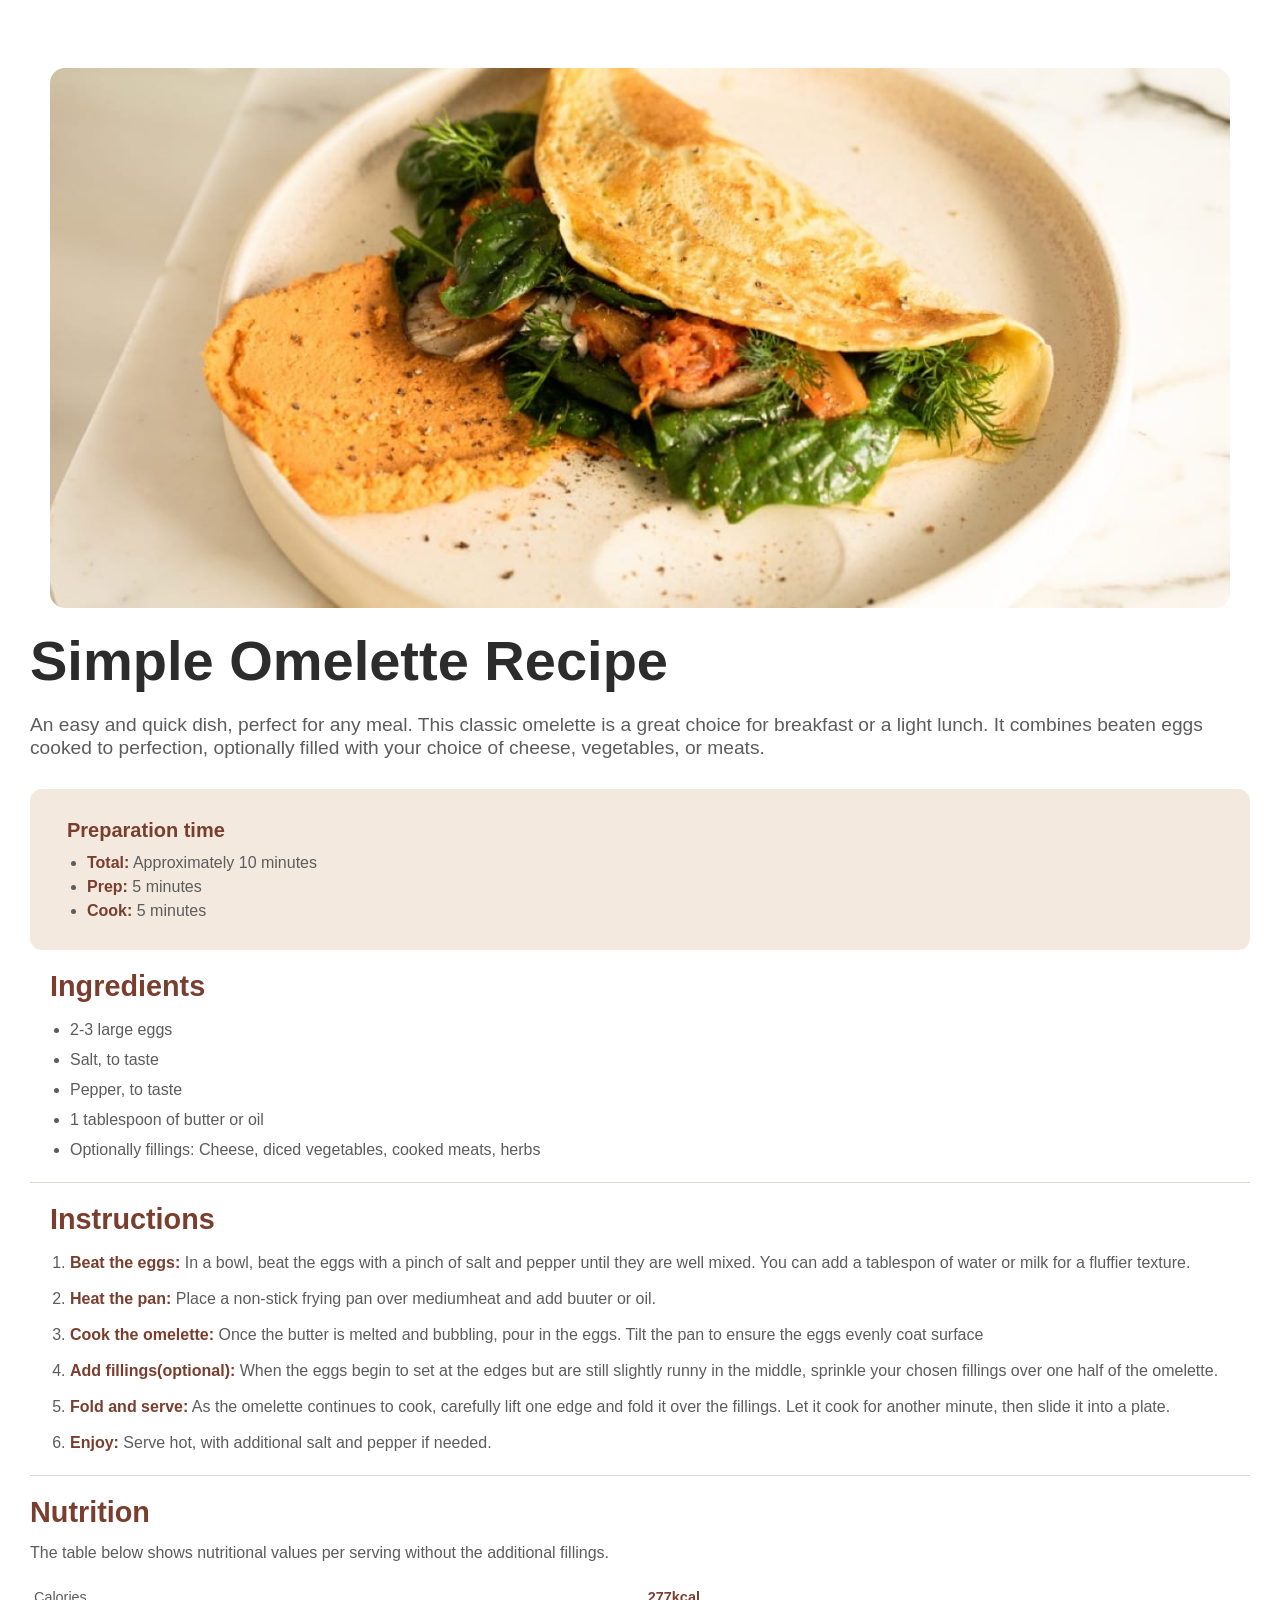
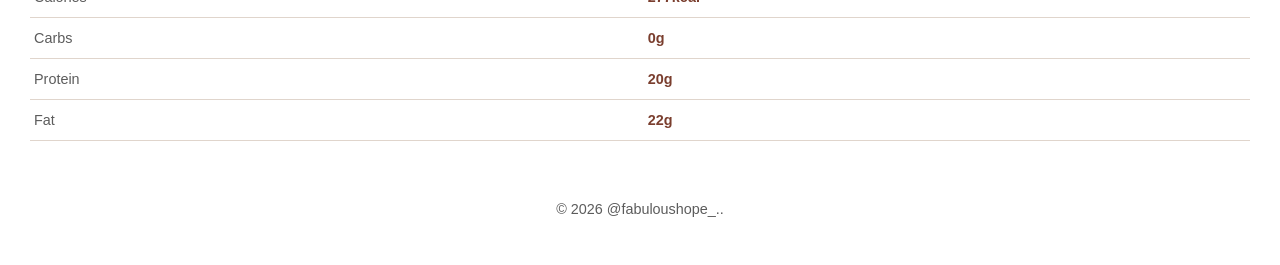
<file: index.html>
<!DOCTYPE html>
<html lang="en">

<head>
    <meta charset="UTF-8">
    <meta name="viewport" content="width=device-width, initial-scale=1.0">
    <link rel="icon" type="x/icon" href="./favicon-32x32.png"/>
    <link rel="stylesheet" href="./style.css">
    <title>Recipe Page</title>
</head>

<body>
    <header>
        <img src="./image-omelette.jpeg" alt="omelette" class="header-image">
    </header>
    <main>
        <section class="intro">
            <h1>Simple Omelette Recipe</h1>
            <p>An easy and quick dish, perfect for any meal. This classic omelette is a great choice for breakfast or a
                light lunch. It combines beaten eggs cooked to perfection, optionally filled with your choice of cheese,
                vegetables, or meats.</p>
        </section>
        <section class="prep-time">
            <h3 class="section-title">Preparation time</h3>
            <ul>
                <li><strong>Total:</strong> Approximately 10 minutes</li>
                <li><strong>Prep:</strong> 5 minutes</li>
                <li><strong>Cook:</strong> 5 minutes</li>
            </ul>
        </section>
        <section class="ingredients">
            <h2 class="section-title">Ingredients</h2>
            <ul>
                <li>2-3 large eggs</li>
                <li>Salt, to taste</li>
                <li>Pepper, to taste</li>
                <li>1 tablespoon of butter or oil</li>
                <li>Optionally fillings: Cheese, diced vegetables, cooked meats, herbs</li>
            </ul>
        </section>
        <hr class="divider">
        <section class="instructions">
            <h2 class="section-title">Instructions</h2>
            <ol>
                <li><strong>Beat the eggs:</strong> In a bowl, beat the eggs with a pinch of salt and pepper until they
                    are well mixed. You can add a tablespon of water or milk for a fluffier texture.</li>
                <li><strong>Heat the pan:</strong> Place a non-stick frying pan over mediumheat and add buuter or oil.
                </li>
                <li><strong>Cook the omelette: </strong> Once the butter is melted and bubbling, pour in the eggs. Tilt
                    the pan to ensure the eggs evenly coat surface</li>
                <li><strong>Add fillings(optional):</strong> When the eggs begin to set at the edges but are still
                    slightly runny in the middle, sprinkle your chosen fillings over one half of the omelette.</li>
                <li><strong>Fold and serve:</strong> As the omelette continues to cook, carefully lift one edge and fold
                    it over the fillings. Let it cook for another minute, then slide it into a plate.</li>
                <li><strong>Enjoy:</strong> Serve hot, with additional salt and pepper if needed.</li>
            </ol>
        </section>
        <hr class="divider">
        <section class="nutrition">
            <h2 class="section-title">Nutrition</h2>
            <p>The table below shows nutritional values per serving without the additional fillings.</p>
            <table class="nutrition-table">
                <tr>
                    <td>Calories</td>
                    <td>277kcal</td>
                </tr>
                <tr>
                    <td>Carbs</td>
                    <td>0g</td>
                </tr>
                <tr>
                    <td>Protein</td>
                    <td>20g</td>
                </tr>
                <tr>
                    <td>Fat</td>
                    <td>22g</td>
                </tr>
            </table>
        </section>
        <!-- <hr class="divider"> -->
    </main>
    <footer>
        <p>&copy; 2026 @fabuloushope_..</p>
        <button class="exceptions" id="backToTop" title="Go to top">↑</button>
    </footer>
    <script src="index.js"></script>
</body>

</html>
</file>
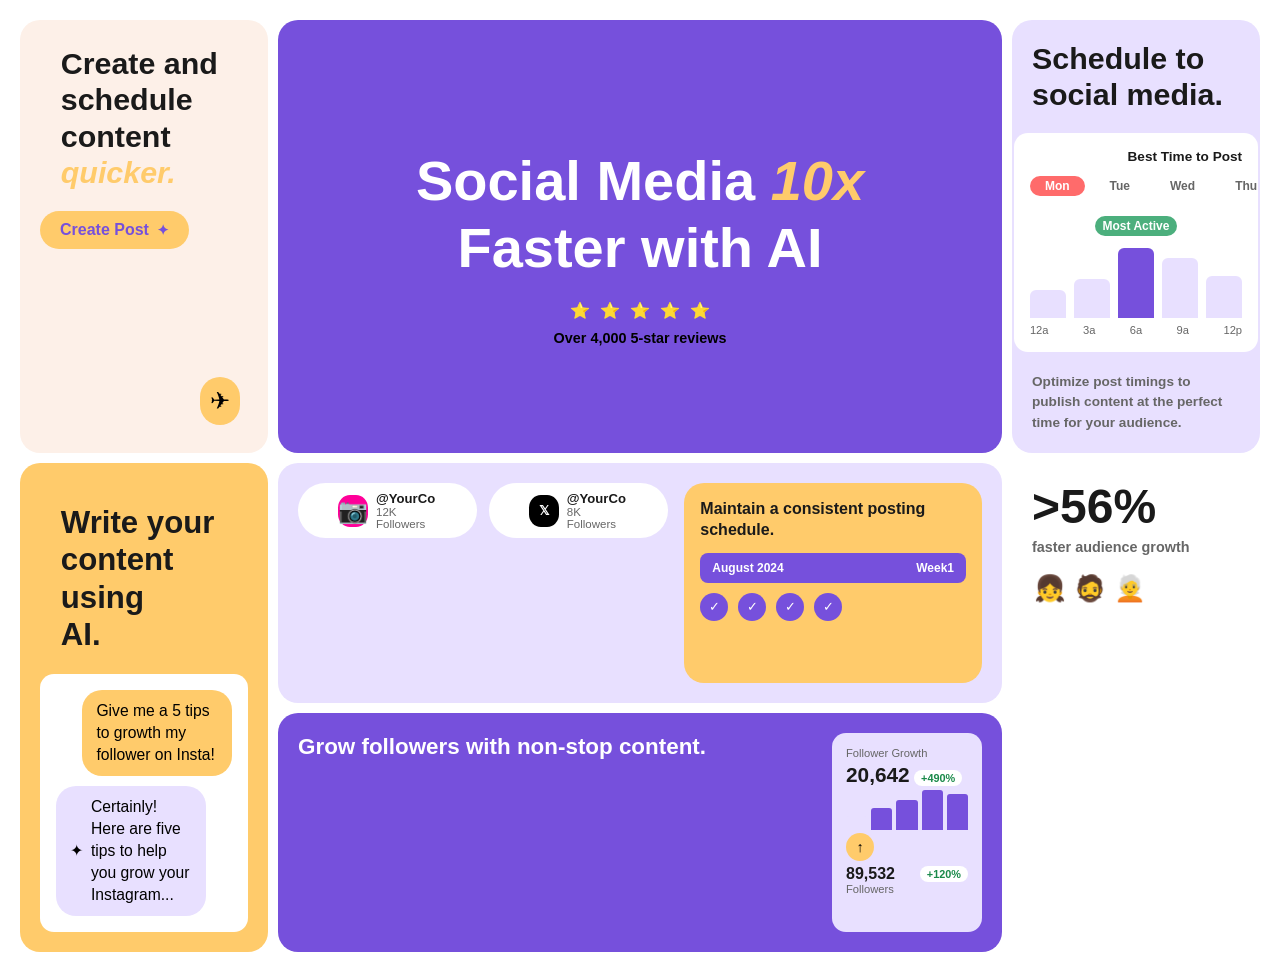
<file: Grid/index.html>
<!DOCTYPE html>
<html lang="en">

<head>
    <meta charset="UTF-8">
    <meta name="viewport" content="width=device-width, initial-scale=1.0">
    <link rel="icon" type="x/icon" href="./images/favicon-32x32.png">
    <link rel="preconnect" href="https://fonts.googleapis.com">
    <link rel="preconnect" href="https://fonts.gstatic.com" crossorigin>
    <link
        href="https://fonts.googleapis.com/css2?family=DM+Sans:ital,opsz,wght@0,9..40,100..1000;1,9..40,100..1000&display=swap"
        rel="stylesheet">
    <link rel="stylesheet" href="./styles.css">
    <title>Social Media</title>
</head>

<body>
    <main>
        <div class="bento-grid">
            <div class="card card-create">
                <div>
                    <h2>Create and schedule content <em>quicker.</em></h2>
                    <div class="btn-create">
                        Create Post <span class="diamond">✦</span>
                    </div>
                </div>
                <span class="cursor-icon">✈</span>
            </div>
            <div class="card card-hero">
                <h1>Social Media <em>10x</em><br>Faster with AI</h1>
                <div class="stars">
                    <span class="star">⭐</span>
                    <span class="star">⭐</span>
                    <span class="star">⭐</span>
                    <span class="star">⭐</span>
                    <span class="star">⭐</span>
                </div>
                <p class="reviews">Over 4,000 5-star reviews</p>
            </div>
            <div class="card card-schedule">
                <h2>Schedule to social media.</h2>
                <div class="best-time-box">
                    <h4>Best Time to Post</h4>
                    <div class="day-tabs">
                        <span class="day-tab active">Mon</span>
                        <span class="day-tab">Tue</span>
                        <span class="day-tab">Wed</span>
                        <span class="day-tab">Thu</span>
                    </div>
                    <div class="most-active-badge">Most Active</div>
                    <div class="bar-chart">
                        <div class="bar" style="height:40%"></div>
                        <div class="bar" style="height:55%"></div>
                        <div class="bar active" style="height:100%"></div>
                        <div class="bar" style="height:85%"></div>
                        <div class="bar" style="height:60%"></div>
                    </div>
                    <div class="bar-labels">
                        <span class="bar-label">12a</span>
                        <span class="bar-label">3a</span>
                        <span class="bar-label">6a</span>
                        <span class="bar-label">9a</span>
                        <span class="bar-label">12p</span>
                    </div>
                </div>
                <p>Optimize post timings to publish content at the perfect time for your audience.</p>
            </div>
            <div class="card card-manage">
                <div class="social-accounts">
                    <div class="account-pill">
                        <div class="account-icon icon-ig">📷</div>
                        <div class="account-info">
                            <span class="account-name">@YourCo</span>
                            <span class="account-subs">12K Followers</span>
                        </div>
                    </div>
                    <div class="account-pill">
                        <div class="account-icon icon-x">𝕏</div>
                        <div class="account-info">
                            <span class="account-name">@YourCo</span>
                            <span class="account-subs">8K Followers</span>
                        </div>
                    </div>
                </div>
                <!-- <h2>Manage multiple accounts and platforms.</h2> -->
                <div class="posting-mini">
                    <h3>Maintain a consistent posting schedule.</h3>
                    <div class="posting-week">
                        <span>August 2024</span>
                        <span>Week1</span>
                    </div>
                    <div class="check-row">
                        <div class="check">✓</div>
                        <div class="check">✓</div>
                        <div class="check">✓</div>
                        <div class="check">✓</div>
                    </div>
                </div>
            </div>
            <div class="card card-write">
                <h2>Write your content using <br> AI.</h2>
                <div class="chat-bubbles">
                    <div class="bubble bubble-user">
                        <span>Give me a 5 tips to growth my follower on Insta!</span>
                    </div>
                    <div class="bubble bubble-ai">
                        <span class="bubble-icon">✦</span>
                        <span>Certainly! Here are five tips to help you grow your Instagram...</span>
                    </div>
                </div>
            </div>
            <div class="card card-stat">
                <div class="stat-big">&gt;56%</div>
                <div class="stat-label">faster audience growth</div>
                <div class="avatar-stack">
                    <div class="avatar">👧</div>
                    <div class="avatar">🧔</div>
                    <div class="avatar">🧑‍🦳</div>
                </div>
            </div>
            <div class="card card-grow">
                <h2>Grow followers with non-stop content.</h2>
                <div class="growth-stats">
                    <div class="growth-label">Follower Growth</div>
                    <div>
                        <span class="growth-num">20,642</span>
                        <span class="growth-badge">+490%</span>
                    </div>
                    <div class="mini-bars">
                        <div class="mini-bar" style="height:35%"></div>
                        <div class="mini-bar active" style="height:55%"></div>
                        <div class="mini-bar active" style="height:75%"></div>
                        <div class="mini-bar active" style="height:100%"></div>
                        <div class="mini-bar active" style="height:90%"></div>
                    </div>
                    <div class="growth-arrow">↑</div>
                    <div class="followers-row">
                        <span class="followers-num">89,532</span>
                        <span class="growth-badge">+120%</span>
                    </div>
                    <div class="growth-label">Followers</div>
                </div>
            </div>

        </div>
    </main>
</body>

</html>
</file>
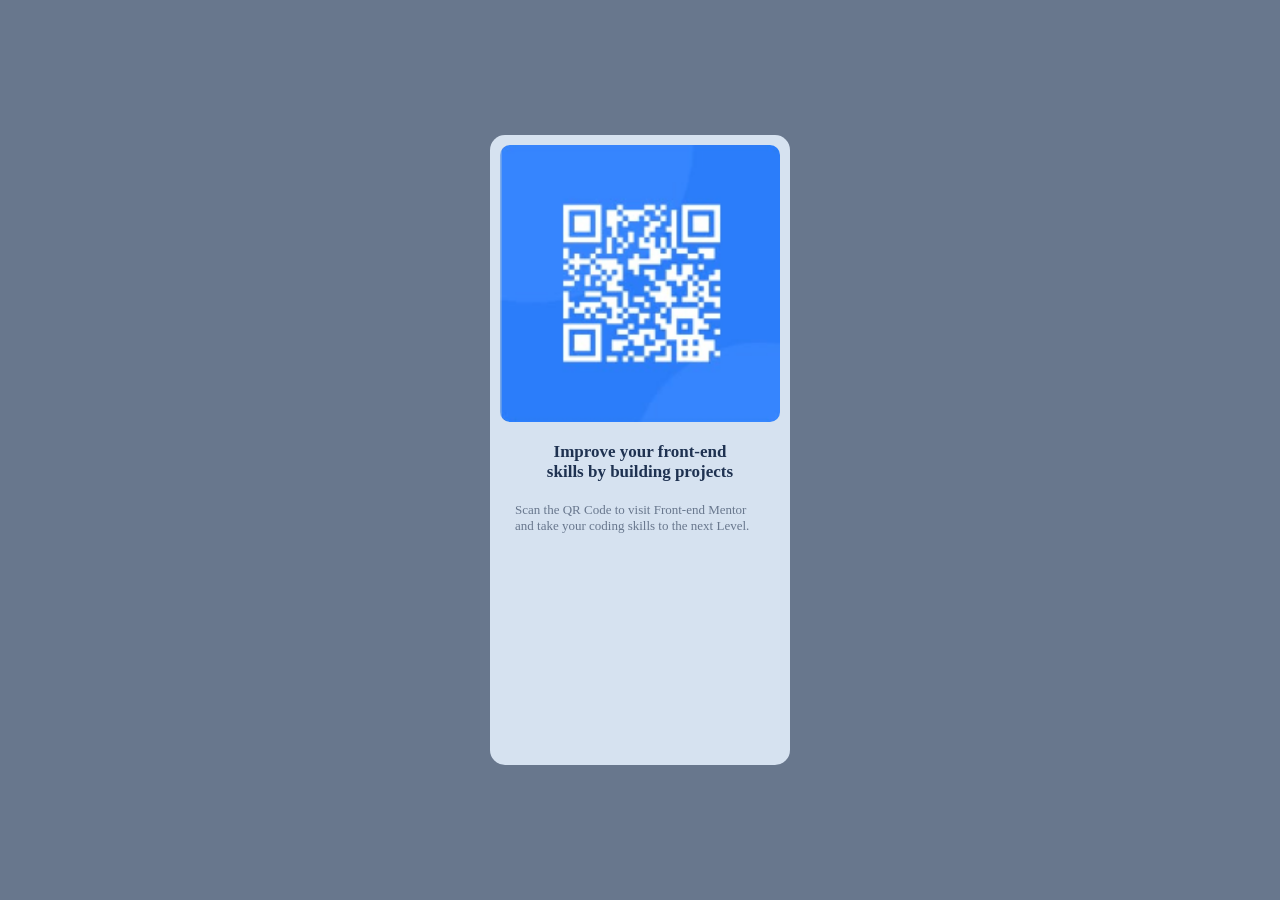
<file: Simple-html/index.html>
<!DOCTYPE html>
<html lang="en">

<head>
    <meta charset="UTF-8">
    <meta name="viewport" content="width=device-width, initial-scale=1.0">
    <meta name="description" content="A qr code simple html to scan">
    <link rel="icon" type="x/icon" href="./favicon-32x32.png">
    <title>QR code</title>
    <link href="https://fonts.google.com/specimen/Outfit">
    <link rel="stylesheet" href="./index.css">
</head>

<body>
    <div class="wrapper">
        <div class="container">
            <div class="qr-code"><img src="Qr-code.png" alt="QR Code"></div>
            <div class="wrapper-header">
                <p>Improve your front-end skills by building projects</p>
            </div>
            <span class="section-tab">Scan the QR Code to visit Front-end Mentor and take your coding skills to the next
                Level.
            </span>
        </div>
    </div>
</body>

</html>
</file>
<file: style.css>
*, *::before, *::after {
    margin: 0;
    padding: 0;
    box-sizing: border-box;
    font-family: 'young-serif', sans-serif;
}

:root {
    --bg: #ffff;
    --card-bg: #f3e9df;
    --text-main: #2c2c2c;
    --text-muted: #5c5c5c;
    --accent: #7a3e2e;
    --accent-light: #c07850;
    --prep-bg: #f8f2f8;
    --divider: #e0d5cc;
    --nutrition-value: #7a3e2e;
    --font-family: 'outfit', sans-serif;
}

body {
    background: var(--bg);
    color: var(--text-main);
    min-height: 100vh;
    display: flex;
    flex-direction: column;
    justify-content: center;
    align-items: center;
    padding: 48px 30px;
}

header {
    display: flex;
    justify-content: space-between;
    align-items: center;
    padding: 20px;
}

img {
    width: 100%;
    position: relative;
    border-radius: 15px;
}

.intro {
    display: grid;
}

.intro h1 {
    font-size: 3.5rem;
    margin-bottom: 20px;
}

.intro p {
    font-size: 1.2rem;
    color: var(--text-muted);
    margin-bottom: 30px;
    line-height: 1.2;
}

/* Prep Time Box */
.prep-time {
    width: 100%;
    background: var(--card-bg);
    border-radius: 12px;
    padding: 30px 37px;
}

.prep-time h3 {
    font-size: 1.5rem;
    color: var(--accent);
    font-size: 1.25rem;
    text-transform: none;
    font-weight: 700;
    margin-bottom: 12px;
}

.prep-time ul {
    list-style: disc;
    padding-left: 20px;
    display: flex;
    flex-direction: column;
    gap: 6px;
}

.prep-time ul li {
    color: var(--text-muted);
    font-size: 1rem;
}

.prep-time ul li strong {
    color: var(--accent);
    font-weight: 700;
}

.section-title {
    font-size: 1.8rem;
    color: var(--accent);
}

/* HR ELEMENT */
.divider {
    border: none;
    border-top: 1px solid var(--divider);
    margin: 20px 0;
}

/* Ingredients */
.ingredients {
    margin-top: 20px;
    list-style: disc;
    padding-left: 20px;
    display: flex;
    flex-direction: column;
    gap: 15px;
    margin-bottom: 20px;
}

.ingredients ul {
    list-style: disc;
    padding-left: 20px;
    display: flex;
    flex-direction: column;
    gap: 6px;
}

.ingredients li {
    color: var(--text-muted);
    font-size: 1rem;
    line-height: 1.5;
}

/* Instructions */
.instructions {
    margin-top: 20px;
    list-style-type: disc;
    padding-left: 20px;
    display: flex;
    flex-direction: column;
    gap: 15px;
    margin-bottom: 20px;
}

.instructions ol {
    list-style-type: decimal;
    padding-left: 20px;
    display: flex;
    flex-direction: column;
    gap: 12px;
}

.instructions ol li {
    color: var(--text-muted);
    font-size: 1rem;
    line-height: 1.5;
}

.instructions ol li strong {
    color: var(--accent);
    font-weight: 700;
}

/* Nutrition Table */
.nutrition {
    margin-top: 20px;
    font-size: 1.rem;
    color: var(--text-muted);
    margin-bottom: 20px;
}

.nutrition h2 {
    margin-bottom: 15px;
}

.nutrition-table {
    width: 100%;
    border-collapse: collapse;
    margin-top: 15px;
}

.nutrition-table tr {
    border-bottom: 1px solid var(--divider);
}

.nutrition-table td {
    padding: 12px 4px;
    font-size: 0.9rem;
}

.nutrition-table td:first-child {
    color: var(--text-muted);
}

.nutrition-table td:last-child {
    color: var(--nutrition-value);
    font-weight: 700;
    /* text-align: right; */
}

footer {
    margin-top: 40px;
    font-size: 0.9rem;
    color: var(--text-muted);
}

/* Scroll Button */
.exceptions {
    all: unset;
}

#backToTop {
    display: none;
    position: fixed;
    bottom: 20px;
    right: 20px;
    z-index: 100;
    font-size: 18px;
    border: none;
    outline: none;
    background-color: #333;
    color: white;
    cursor: pointer;
    padding: 12px 16px;
    border-radius: 50%;
    transition: opacity 0.3s;
}

#backToTop:hover {
    background-color: #555;
}
</file>
<file: Grid/styles.css>
*, *::before, *::after { box-sizing: border-box; margin: 0; padding: 0; }

:root {
  --purple: hsl(256, 67%, 59%);

  --purple-light: #e8e0ff;
  --yellow: hsl(39, 100%, 71%);
  --yellow-bg: hsl(39, 100%, 71%);
  --peach: #fdf0e8;
  --white: #ffffff;
  --dark: #1a1a1a;
  --green: #4caf7d;
  --text-muted: #666;
  --radius: 20px;
}

body {
  font-family: 'Manrope', sans-serif;
  padding: 20px;
}

.bento-grid {
  display: grid;
  grid-template-columns: 20% auto 20%;
  grid-template-rows: auto;
  grid-auto-rows: 1fr;
  gap: 10px;
}

.card {
  border-radius: var(--radius);
  overflow: hidden;
  padding: var(--radius);
  position: relative;
  /* border: 1px solid black; */
}

/* Card Create Section */

.card-create {
  background: var(--peach);
  grid-column: 1;
  grid-row: 1;
  display: flex;
  flex-direction: column;
  justify-content: space-between;
  padding-top: 10%;
  /* min-height: 320px; */
}

.card-create h2 {
  font-size: 1.9rem;
  font-weight: 700;
  color: var(--dark);
  line-height: 1.2;
  margin-left: 10%
}

.card-create em {
  color: var(--yellow-bg);
  font-style: italic;
}

.btn-create {
  display: inline-flex;
  align-items: center;
  gap: 8px;
  background: var(--yellow);
  color: var(--purple);
  width: fit-content;
  border: none;
  padding: 10px 20px;
  border-radius: var(--radius);
  font-family: 'Manrope', sans-serif;
  font-weight: 700;
  margin-top: 20px;
  position: relative;
  cursor: pointer;
}

.diamond {
  font-size: 0.9rem;
}

.cursor-icon {
  position: absolute;
  right: 28px;
  bottom: 28px;
  font-size: 1.5rem;
  /* border: 1px solid black; */
  border-radius: 100px;
  padding: 10px;
  background: var(--yellow);
}

.cursor-icon:hover {
  cursor: pointer;
}


/* Card Hero Section */

.card-hero {
  background: var(--purple);
  grid-row: 1;
  grid-column: 2 / span 2;
  grid-column: 2;
  display: flex;
  flex-direction: column;
  align-items: center;
  justify-content: center;
}

.card-hero h1 {
  font-size: 3.5rem;
  font-weight: 700;
  color: var(--white);
  line-height: 1.2;
  padding: 20px 0px;
  text-align: center;
}

.card-hero em {
  font-style: italic;
  color: var(--yellow);
}

.stars {
  display: flex;
  gap: 10px;
  padding-bottom: 10px;
}

.reviews {
  font-size: 0.9rem;
  font-weight: 900;
}

/* Card Schedule Section */

.card-schedule {
  background: var(--purple-light);
  display: flex;
  flex-direction: column;
  align-items: center;
  justify-content: center;
  gap: 20px;
}

.card-schedule h2 {
  font-size: 1.9rem;
  font-weight: 700;
  color: var(--dark);
  line-height: 1.2;
}

.best-time-box {
  background: var(--white);
  border-radius: 14px;
  padding: 16px;
}

.best-time-box h4 {
  font-size: 0.85rem;
  text-align: end;
  font-weight: 700;
  color: var(--dark);
  margin-bottom: 12px;
  /* margin-left: 40%; */
  /* transform: translateY(-50%); */
}

.day-tabs {
  display: flex;
  gap: min(10px, 5%);
  margin-bottom: 20px;
}

.day-tab {
  font-size: 0.75rem;
  font-weight: 600;
  padding: 3px 15px;
  color: var(--text-muted);
}

.day-tab.active {
  background-color: #ff6b6b;
  color: var(--white);
  border-radius: 20px;
}

.most-active-badge {
  background: var(--green);
  color: var(--white);
  font-size: 0.75rem;
  font-weight: 700;
  padding: 3px 8px;
  border-radius: 20px;
  /* display: inline-block; */
  display: flex;
  align-items: center;
  justify-content: center;
  margin-bottom: 12px;
  width: fit-content;
  margin-left: auto;
  margin-right: auto;
}

.bar-chart {
  display: flex;
  align-items: flex-end;
  gap: 8px;
  height: 70px;
}

.bar {
  flex: 1;
  background: var(--purple-light);
  border-radius: 6px 6px 0 0;
}

.bar.active { background: var(--purple) }
.bar-labels {
  display: flex;
  justify-content: space-between;
  margin-top: 6px;
}

.bar-labels { font-size: 0.7rem; color: var(--text-muted); }
.card-schedule p {
  font-size: 0.85rem;
  color: var(--text-muted);
  line-height: 1.5;
  font-weight: 900;
}

.card-manage {
  background: var(--purple-light);
  grid-column: 2;
  grid-row: 2;
  display: flex;
  justify-content: space-between;
  gap: 16px;
}

.social-accounts {
  display: flex;
  gap: 12px;
  /* border: 1px solid black; */
  margin-bottom: auto;
}

.account-pill {
  display: flex;
  align-items: center;
  gap: 8px;
  background: var(--white);
  border-radius: 50px;
  padding: 8px 40px;
  /* border: 1px solid red; */
}

.account-icon {
  width: 32px;
  height: 32px;
  border-radius: 40%;
  display: flex;
  align-items: center;
  justify-content: center;
  font-size: 1.5rem;
}

.icon-ig { background: #f09; }
  .icon-x  { background: #000; color: #fff; font-size: 0.8rem; font-weight: 900; }
  .account-info { display: flex; flex-direction: column; }
  .account-name { font-size: 0.82rem; font-weight: 700; color: var(--dark); }
  .account-subs { font-size: 0.72rem; color: var(--text-muted); }
  .card-manage h2 {
  font-size: 1.5rem;
  font-weight: 800;
  color: var(--dark);
  line-height: 1.25;
}

.card-write {
  background-color: var(--yellow-bg);
  grid-column: 1;
  grid-row: 2 / 4;
  display: flex;
  flex-direction: column;
  justify-content: space-between;
  /* gap: 16px; */
  min-height: 380px;
}

.card-write h2 {
  display: flex;
  flex-direction: column;
  gap: 10px;
  line-height: 1.2;
  color: var(--dark);
  font-size: 1.95rem;
  margin: 10%;
  /* margin-top: auto; */
}

.chat-bubbles {
  display: flex;
  flex-direction: column;
  gap: 10px;
  margin-top: auto;
  background: var(--white);
  border-radius: 14px;
  padding: 16px;
}

.bubble {
  border-radius: var(--radius);
  padding: 10px 14px;
  font-size: 0.98rem;
  line-height: 1.4;
  max-width: 85%;
  overflow: auto;
}

.bubble-user {
  background: var(--yellow);
  align-self: flex-end;
  display: flex;
  align-items: flex-start;
  gap: 8px;
}

.bubble-ai {
  background: var(--purple-light);
  align-self: flex-start;
  display: flex;
  align-items: flex-start;
  gap: 8px;
}

.bubble-icon {
  font-size: 1rem;
  margin: auto auto;
}


.card-stat {
  background: var(--white);
  /* grid-column: 1 / 2;
  grid-row: 3; */
  display: flex;
  flex: flex-start;
  /* justify-content: center; */
  flex-direction: column;
  gap: 8px;
}

.stat-big {
  font-size: 3rem;
  font-weight: 900;
  color: var(--dark);
  line-height: 1;
}

.stat-label {
  font-size: 0.9rem;
  color: var(--text-muted);
  font-weight: 900;
}

.avatar-stack {
  display: flex;
  margin-top: 8px;
}

.avatar {
  width: 40px;
  height: 40px;
  border-radius: 50%;
  border: 2px solid white;
  font-size: 1.6rem;
}

.avatar:first-child {
  margin-left: 0;
}

.card-grow {
  background: var(--purple);
  display: flex;
  flex-direction: row;
  gap: 20px;
}

.card-grow h2 {
  font-size: 1.4rem;
  font-weight: 900;
  color: var(--white);
  line-height: 1.25;
  flex: 1;
}

.growth-stats {
  background: var(--purple-light);
  border-radius: 14px;
  padding: 14px;
  min-width: 150px;
  flex-shrink: 0;
}

.growth-label { font-size: 0.7rem; color: var(--text-muted); margin-bottom: 4px;}
.growth-num {
  font-size: 1.3rem;
  font-weight: 900;
  color: var(--dark);
}

.growth-badge {
  background: var(--white);
  color: #1a8a4a;
  font-size: 0.68rem;
  font-weight: 700;
  padding: 2px 7px;
  border-radius: 20px;
  margin-left: auto;
}

.mini-bars {
  display: flex;
  align-items: flex-end;
  gap: 4px;
  height: 40px;
  margin: 3px 0;
}

.mini-bar {
  flex: 1;
  background: var(--purple-light);
  border-radius: 3px 3px 0 0;
}

.mini-bar.active { background: var(--purple); }
.growth-arrow {
  display: inline-flex;
  align-items: center;
  justify-content: center;
  width: 28px;
  height: 28px;
  background: var(--yellow-bg);
  border-radius: 50%;
  font-size: 0.9rem;
  margin-bottom: 4px;
}

.followers-row {
  display: flex;
  align-items: center;
  gap: 6px;
}

.followers-num {
  font-size: 1rem;
  font-weight: 800;
  color: var(--dark);
}

.posting-mini {
  background: var(--yellow-bg);
  border-radius: var(--radius);
  padding: 16px;
}

.posting-mini h3 {
  font-size: 1rem;
  font-weight: 800;
  color: var(--dark);
  line-height: 1.3;
  margin-bottom: 12px;
}

.posting-week {
  background: var(--purple);
  color: var(--white);
  border-radius: 8px;
  display: flex;
  justify-content: space-between;
  align-items: center;
  padding: 8px 12px;
  font-size: 0.75rem;
  font-weight: 700;
  margin-bottom: 10px;
}

.check-row {
  display: flex;
  gap: 10px;
}

.check {
  width: 28px;
  height: 28px;
  border-radius: 50%;
  background: var(--purple);
  display: flex;
  align-items: center;
  justify-content: center;
  color: var(--white);
  font-size: 0.8rem;
}
</file>
<file: Simple-html/index.css>
* {
    box-sizing: border-box;
    margin: 0;
    padding: 0;
}

.wrapper {
    display: flex;
    justify-content: center;
    align-items: center;
    height: 100vh;
    background-color: hsl(216, 15%, 48%);
}

.qr-code {
    display: grid;
    place-items: center;
    margin-bottom: 20px;
}

img {
    border-radius: 10px;
    width: 100%;
    height: auto;
}

/* Container Section */
.container {
    background-color: hsl(212, 45%, 89%);
    width: 20%;
    height: 70%;
    min-width: 300px;
    border-radius: 15px;
    padding: 10px;
}

.wrapper-header p {
    display: flex;
    justify-content: column;
    align-items: center;
    width: 200px;
    margin: 0 auto;
    text-align: center;
    /* margin: 10px 30px; */
    font-weight: 900;
    font-size: 17px;
    padding-bottom: 10px;
    color: hsl(218, 44%, 22%);
}

.section-tab {
    display: flex;
    justify-content: column;
    align-items: center;
    width: 250px;
    margin: 0 auto;
    font-weight: 400;
    font-size: 13px;
    padding-top: 10px;
    color: hsl(216, 15%, 48%);
}

/* @media (max-width: 860px) {
    .container {
        display: flex;
        justify-content: space-between;
        align-items: center;
    }
} */

@media (max-width: 768px) {
  .container {
    flex-direction: column;
    width: 90%;
    height: auto;
  }
  .wrapper.header {
    font-size: 20px;
    font-weight: 900;
  }
}
</file>
